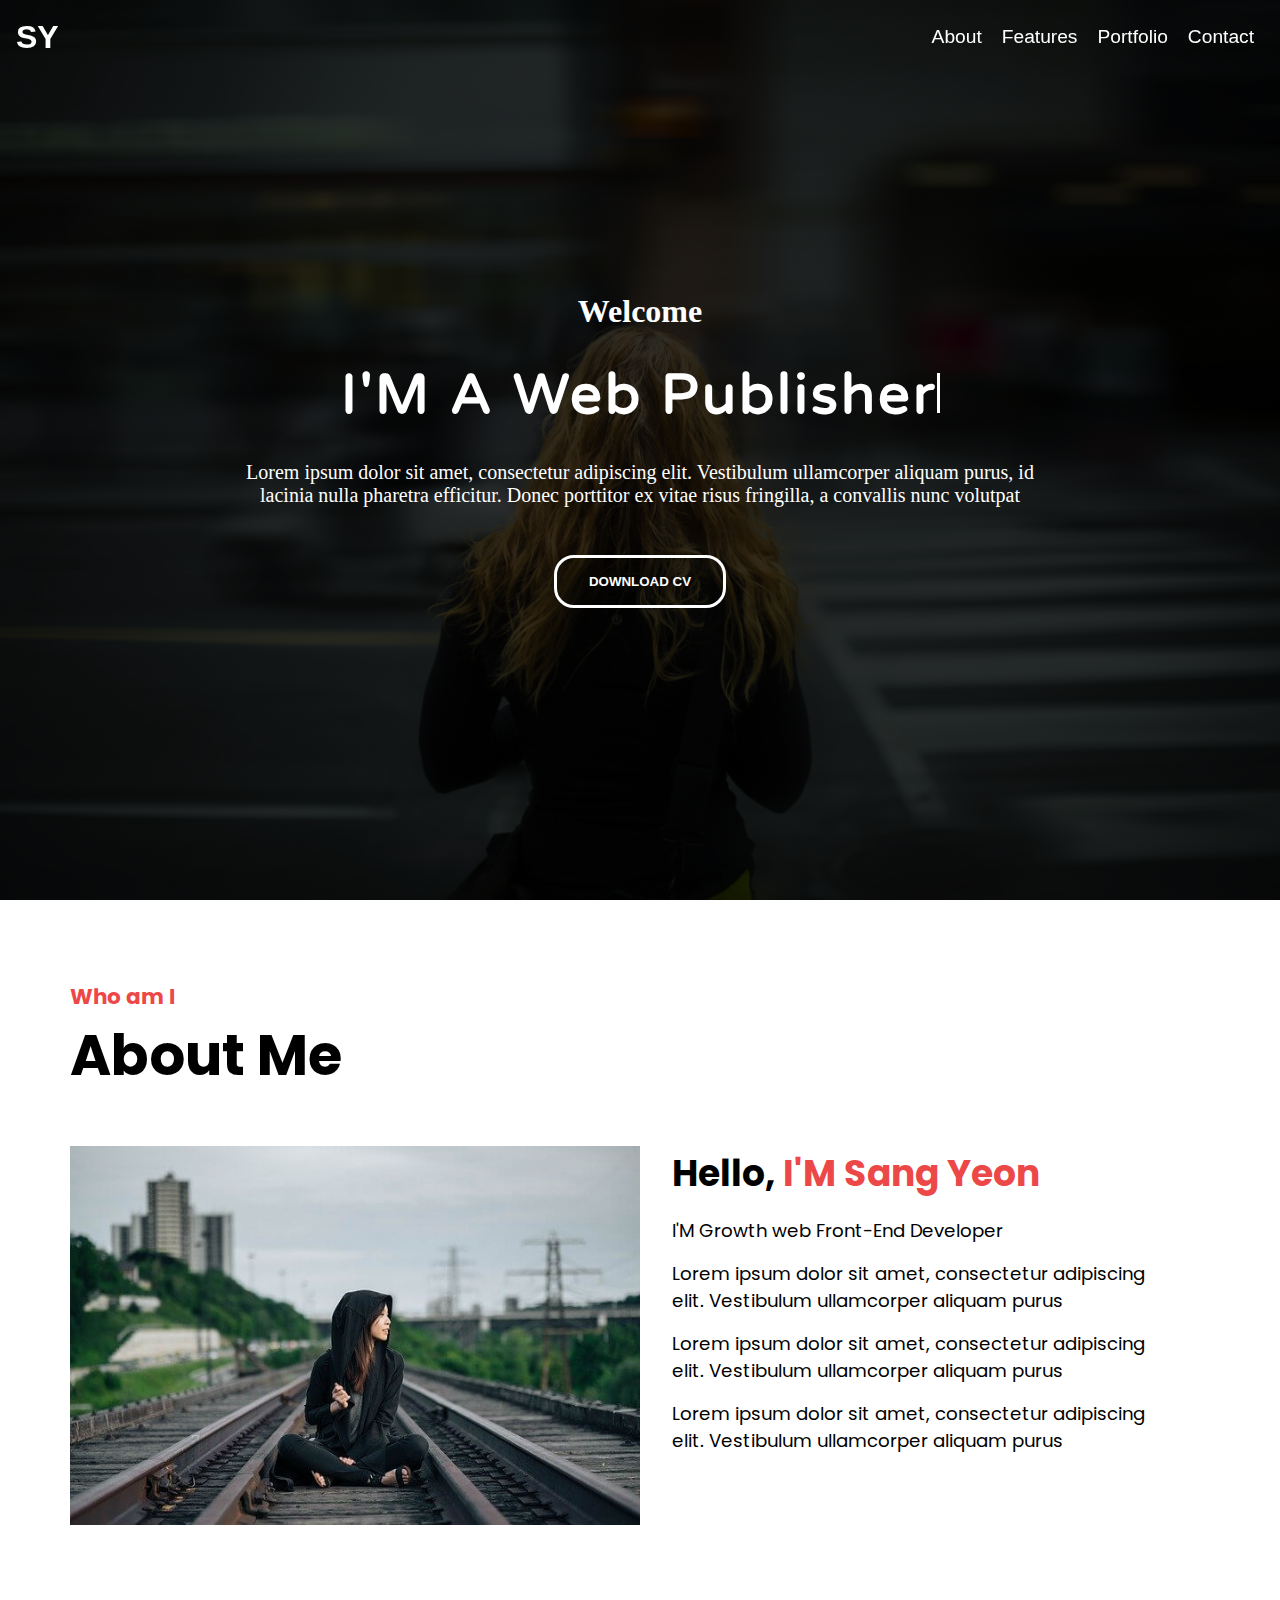
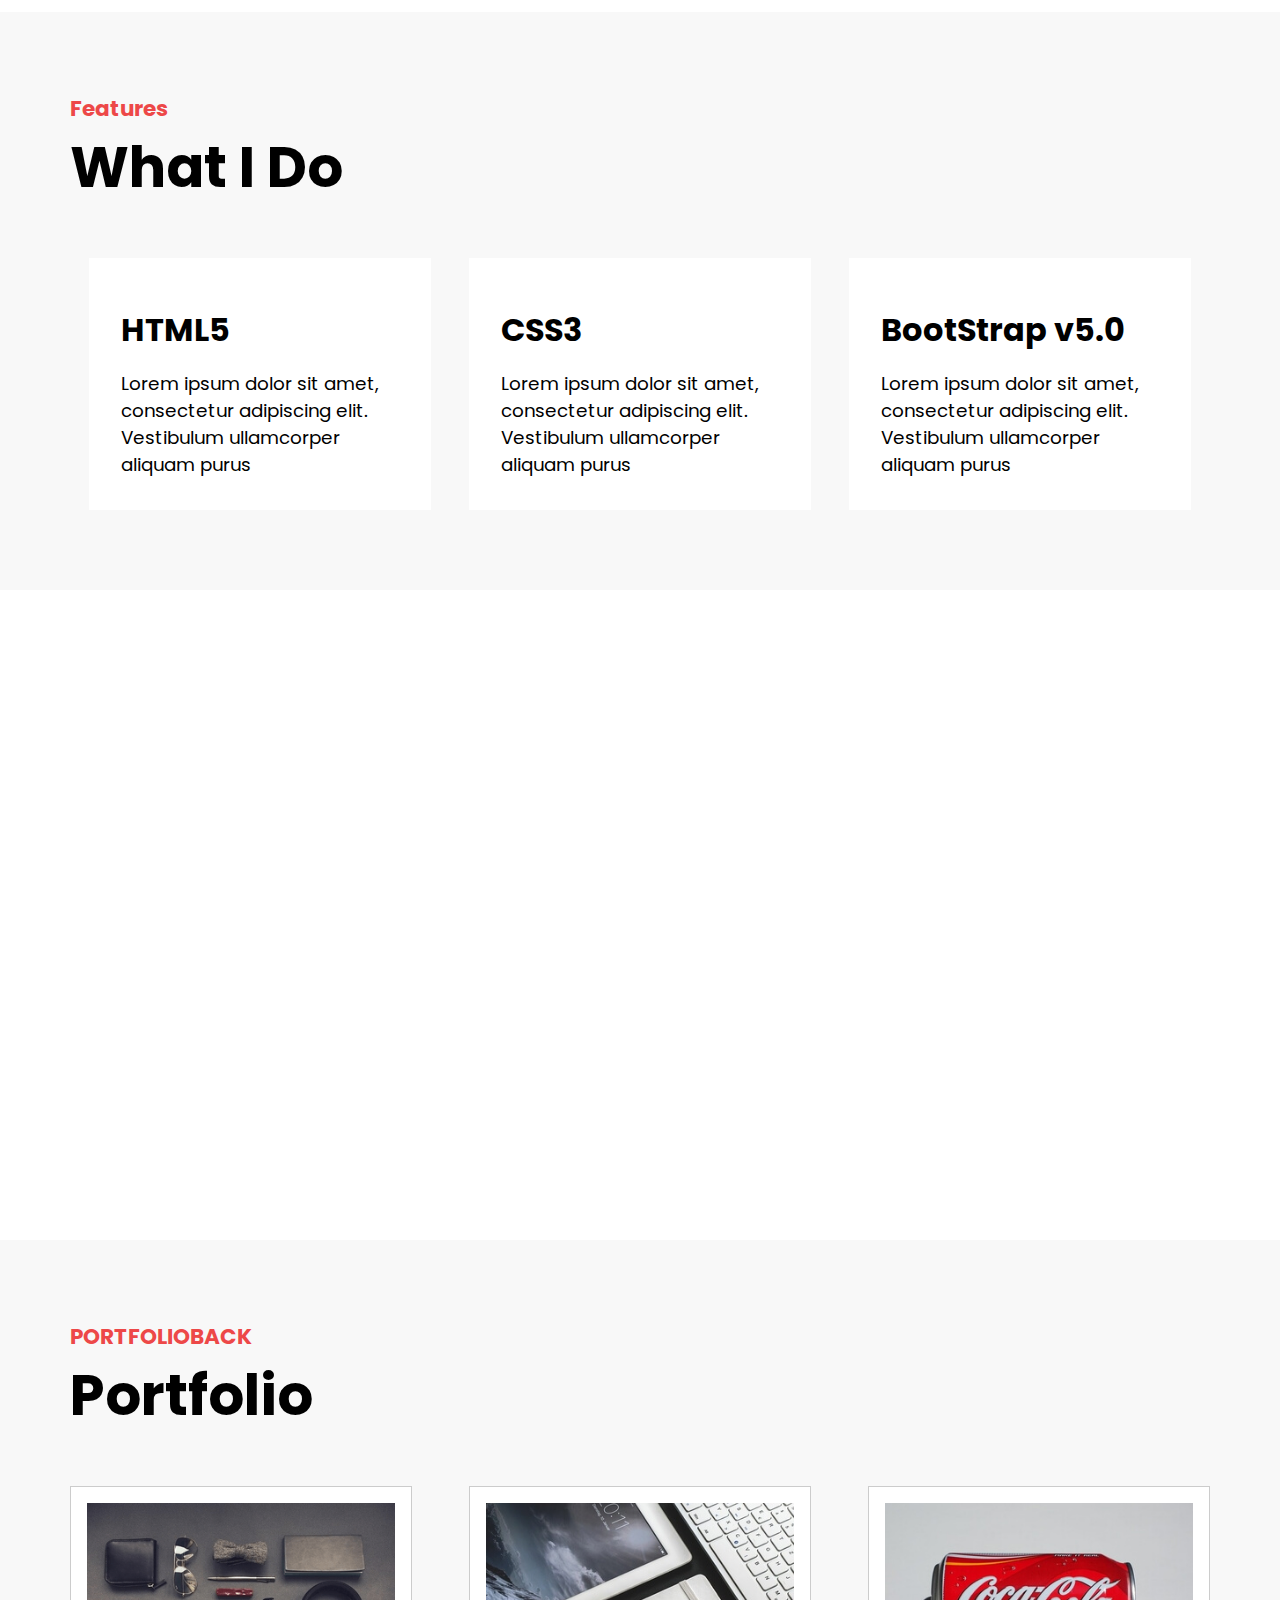
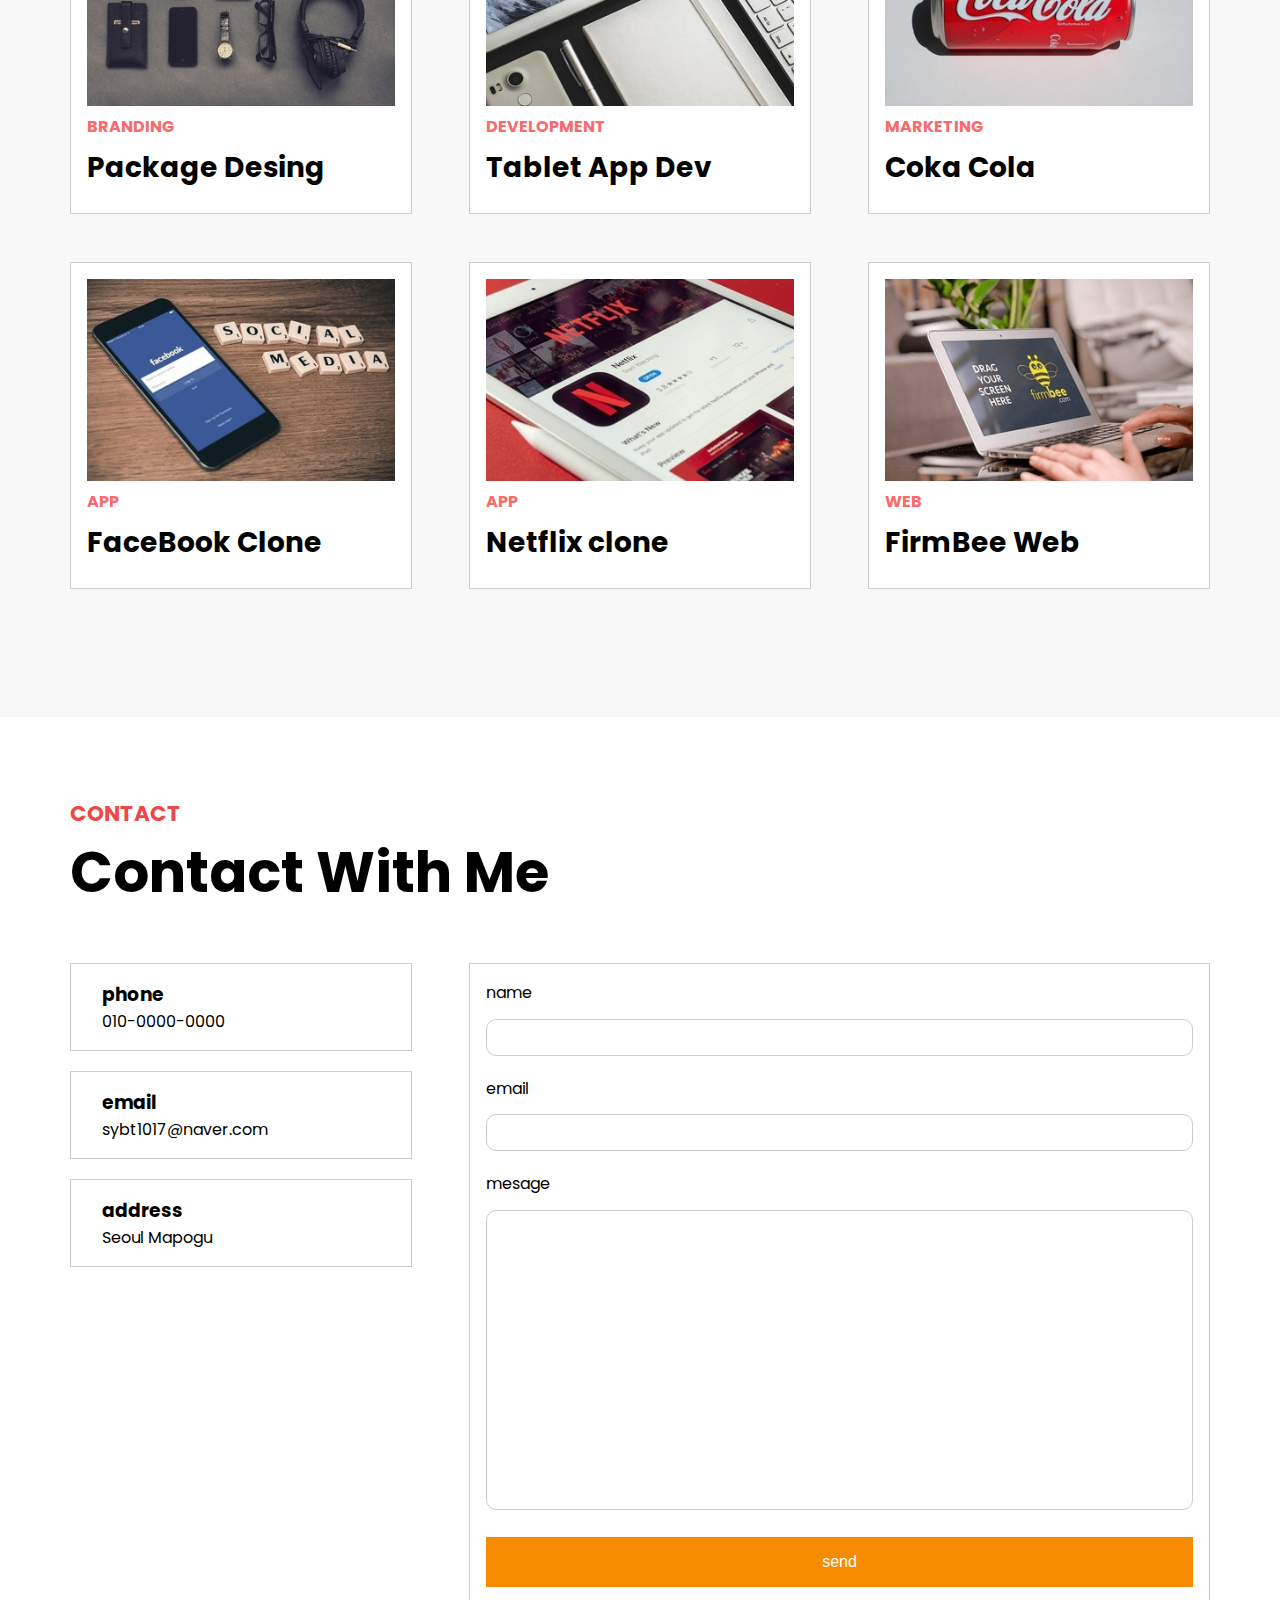
<file: index.html>
<!DOCTYPE html>
<html lang="zxx"> 
  <!-- zxx는 주력 언어서 설정되지 않을때 씀 -->
<head>
  <meta charset="UTF-8">
  <meta name="viewport" content="width=device-width, initial-scale=1.0">
  <meta http-equiv="X-UA-Compatible" content="ie=edge">
  <link rel="stylesheet" href="https://cdnjs.cloudflare.com/ajax/libs/font-awesome/6.4.2/css/all.min.css" integrity="sha512-z3gLpd7yknf1YoNbCzqRKc4qyor8gaKU1qmn+CShxbuBusANI9QpRohGBreCFkKxLhei6S9CQXFEbbKuqLg0DA==" crossorigin="anonymous" referrerpolicy="no-referrer" />
  <title>Document</title>
  <link rel="stylesheet" href="style.css">
</head>

<body>
     <!-- header  -->
     <header>
      <div class="container">
        <h1>
          <button data-animation-scroll="true" data-target="#main">SY</button>
        </h1>
        <nav>
          <ul>
            <li>
              <button data-animation-scroll="true" data-target="#about">About</button>
            </li>
            <li>
              <button data-animation-scroll="true" data-target="#features">Features</button>
            </li>
            <li>
              <button data-animation-scroll="true" data-target="#portfolio">Portfolio</button>
            </li>
            <li>
              <button data-animation-scroll="true" data-target="#contact">Contact</button>
            </li>
          </ul>
        </nav>
      </div>
    </header>
<!-- main -->
<main id="main">
  <div class="container">
    <h4>Welcome</h4>
    <h2>I'M A <span> </span></h2>
    <p>
      Lorem ipsum dolor sit amet, consectetur adipiscing elit. Vestibulum ullamcorper aliquam purus, id lacinia nulla pharetra efficitur. Donec porttitor ex vitae risus fringilla, a convallis nunc volutpat
    </p>
    <button class="download">DOWNLOAD CV</button>
    <button class="mouse"><i class="fa-solid fa-computer-mouse" style="color: #eff2f6;"></i></button>
  </div>
</main>

<!-- about me -->
<section id="about">
  <div class="container">
    <div class="title">
      <h4>Who am I</h4>
      <h2>About Me</h2>
    </div>
    <div class="about-self">
      <div class="left">
        <img src="images/me_alone.jpg" alt="사진">
      </div>
      <div class="right">
        <h3>Hello, <span>I'M Sang Yeon</span></h3>
        <p>
          I'M Growth web Front-End Developer
        </p>
        <p>Lorem ipsum dolor sit amet, consectetur adipiscing elit. Vestibulum ullamcorper aliquam purus</p>
        <p>Lorem ipsum dolor sit amet, consectetur adipiscing elit. Vestibulum ullamcorper aliquam purus</p>
        <p>Lorem ipsum dolor sit amet, consectetur adipiscing elit. Vestibulum ullamcorper aliquam purus</p>
        <div class="social">
          <a href="#">
            <i class="fa-brands fa-square-facebook"></i>
          </a>
          <a href="#">
            <i class="fa-brands fa-instagram"></i>
          </a>
          <a href="#">
          <i class="fa-brands fa-twitch"></i>
          </a>
          <a href="#">
            <i class="fa-brands fa-youtube"></i>
          </a>
        </div>
      </div>
    </div>
  </div>
</section>

<!-- what i do -->
<section id="features">
  <div class="container">
    <div class="title">
      <h4>Features</h4>
      <h2>What I Do</h2>
    </div>
    <div class="do-me">
      <div class="do-inner">
        <div class="icon">
          <i class="fa-brands fa-html5"></i>
        </div>
        <div class="content">
          <h3>HTML5</h3>
          <P>Lorem ipsum dolor sit amet, consectetur adipiscing elit. Vestibulum ullamcorper aliquam purus</P>
        </div>
      </div>
      <div class="do-inner">
        <div class="icon">
          <i class="fa-brands fa-css3-alt"></i>
        </div>
        <div class="content">
          <h3>CSS3</h3>
          <P>Lorem ipsum dolor sit amet, consectetur adipiscing elit. Vestibulum ullamcorper aliquam purus</P>
        </div>
      </div>
      <div class="do-inner">
        <div class="icon">
          <i class="fa-brands fa-bootstrap"></i>
        </div>
        <div class="content">
          <h3>BootStrap v5.0</h3>
          <P>Lorem ipsum dolor sit amet, consectetur adipiscing elit. Vestibulum ullamcorper aliquam purus</P>
        </div>
      </div>
    </div>
  </div>
</section>

<!-- background -->
<div class="bg"></div>

<section id="portfolio">
  <div class="container">
    <div class="title">
      <h4>PORTFOLIOBACK</h4>
      <h2>Portfolio</h2>
    </div>
    <div class="portfolio-me">
      
      <div class="portfolio-inner">
        <img src="images/mock1.png" alt="샘플1">
        <strong>BRANDING</strong>
        <h3>Package Desing</h3>
      </div>
      <div class="portfolio-inner">
        <img src="images/mock2.png" alt="샘플2">
        <strong>DEVELOPMENT</strong>
        <h3>Tablet App Dev</h3>
      </div>
      <div class="portfolio-inner">
        <img src="images/mock3.png" alt="샘플3">
        <strong>MARKETING</strong>
        <h3>Coka Cola</h3>
      </div>
    
  
      <div class="portfolio-inner">
        <img src="images/mock4.png" alt="샘플4">
        <strong>APP</strong>
        <h3>FaceBook Clone</h3>
      </div>
      <div class="portfolio-inner">
        <img src="images/mock5.png" alt="샘플5">
        <strong>APP</strong>
        <h3>Netflix clone</h3>
      </div>
      <div class="portfolio-inner">
        <img src="images/mock6.png" alt="샘플6">
        <strong>WEB</strong>
        <h3>FirmBee Web</h3>
      </div>
    
    </div>
  </div>
</section>

  <!-- contact  -->
  <section id="contact">
    <div class="container">
      <div class="title">
        <h4>CONTACT</h4>
        <h2>Contact With Me</h2>
      </div>
       <div class="contact-me">
        <div class="left">
          <div class="card">
            <div class="icon">
              <i class="fa-solid fa-phone-volume"></i>
            </div>
            <div class="info-text">
              <h3>phone</h3>
              <p>010-0000-0000</p>
            </div>
          </div>
          <div class="card">
            <div class="icon">
              <i class="fa-solid fa-envelope" style="color: #454e5f;"></i>
            </div>
            <div class="info-text">
              <h3>email</h3>
              <p>sybt1017@naver.com</p>
            </div>
          </div>
          <div class="card">
            <div class="icon">
              <i class="fa-solid fa-address-card" style="color: #283957;"></i>
            </div>
            <div class="info-text">
              <h3>address</h3>
              <p>Seoul Mapogu</p>
            </div>
          </div>
        </div>
        <div class="right">
            <form action="#">
              <div class="form-group">
                <label for="name">name</label>
                <input type="text" id="name">
                <!-- 라벨과 입력 요소는 항상 같이사용 -->
              </div>
              <div class="form-group">
                <label for="email">email</label>
                <input type="text" id="email" autocomplete="off">
                <!-- autocomplete 오프 하면 이전의 데이터가 보이지 않음 -->
                <!-- 라벨과 입력 요소는 항상 같이사용 -->
              </div>
              <div class="form-group">
                <label for="msg">mesage</label>
                <textarea id="msg"></textarea>
              </div>
              <button>send</button>
            </form>
        </div>
      </div>
      </div>
    </div>
  </section>

  <script src="script.js"></script>
  <!-- body  태그가 끝나기 전에 항상 스크립트 연결하기 -->
</body>
</html>
</file>
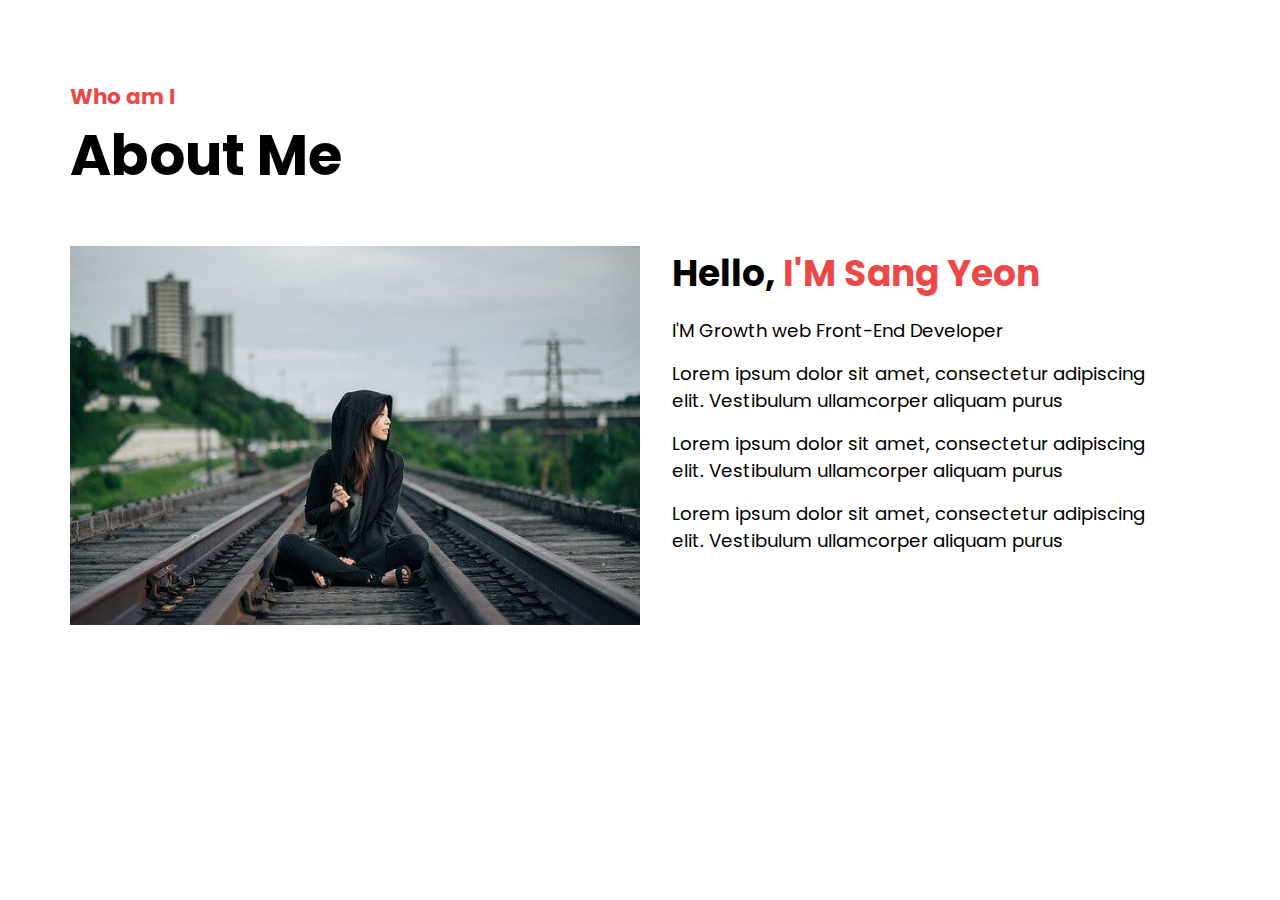
<file: html/aboutme.html>
<!DOCTYPE html>
<html lang="zxx"> 
  <!-- zxx는 주력 언어서 설정되지 않을때 씀 -->
<head>
  <meta charset="UTF-8">
  <meta name="viewport" content="width=device-width, initial-scale=1.0">
  <meta http-equiv="X-UA-Compatible" content="ie=edge">
  <title>About me</title>
  <link rel="stylesheet" href="https://cdnjs.cloudflare.com/ajax/libs/font-awesome/6.4.2/css/all.min.css" integrity="sha512-z3gLpd7yknf1YoNbCzqRKc4qyor8gaKU1qmn+CShxbuBusANI9QpRohGBreCFkKxLhei6S9CQXFEbbKuqLg0DA==" crossorigin="anonymous" referrerpolicy="no-referrer" />
  <link rel="stylesheet" href="../style.css">
  <link rel="stylesheet" href="../css/aboutme.css">
</head>


<body>
<!-- about me -->
<section id="about">
  <div class="container">
    <div class="title">
      <h4>Who am I</h4>
      <h2>About Me</h2>
    </div>
    <div class="about-self">
      <div class="left">
        <img src="../images/me_alone.jpg" alt="사진">
      </div>
      <div class="right">
        <h3>Hello, <span>I'M Sang Yeon</span></h3>
        <p>
          I'M Growth web Front-End Developer
        </p>
        <p>Lorem ipsum dolor sit amet, consectetur adipiscing elit. Vestibulum ullamcorper aliquam purus</p>
        <p>Lorem ipsum dolor sit amet, consectetur adipiscing elit. Vestibulum ullamcorper aliquam purus</p>
        <p>Lorem ipsum dolor sit amet, consectetur adipiscing elit. Vestibulum ullamcorper aliquam purus</p>
        <div class="social">
          <a href="#">
            <i class="fa-brands fa-square-facebook"></i>
          </a>
          <a href="#">
            <i class="fa-brands fa-instagram"></i>
          </a>
          <a href="#">
          <i class="fa-brands fa-twitch"></i>
          </a>
          <a href="#">
            <i class="fa-brands fa-youtube"></i>
          </a>
        </div>
      </div>
    </div>
  </div>
</section>
</body>
</html>
</file>
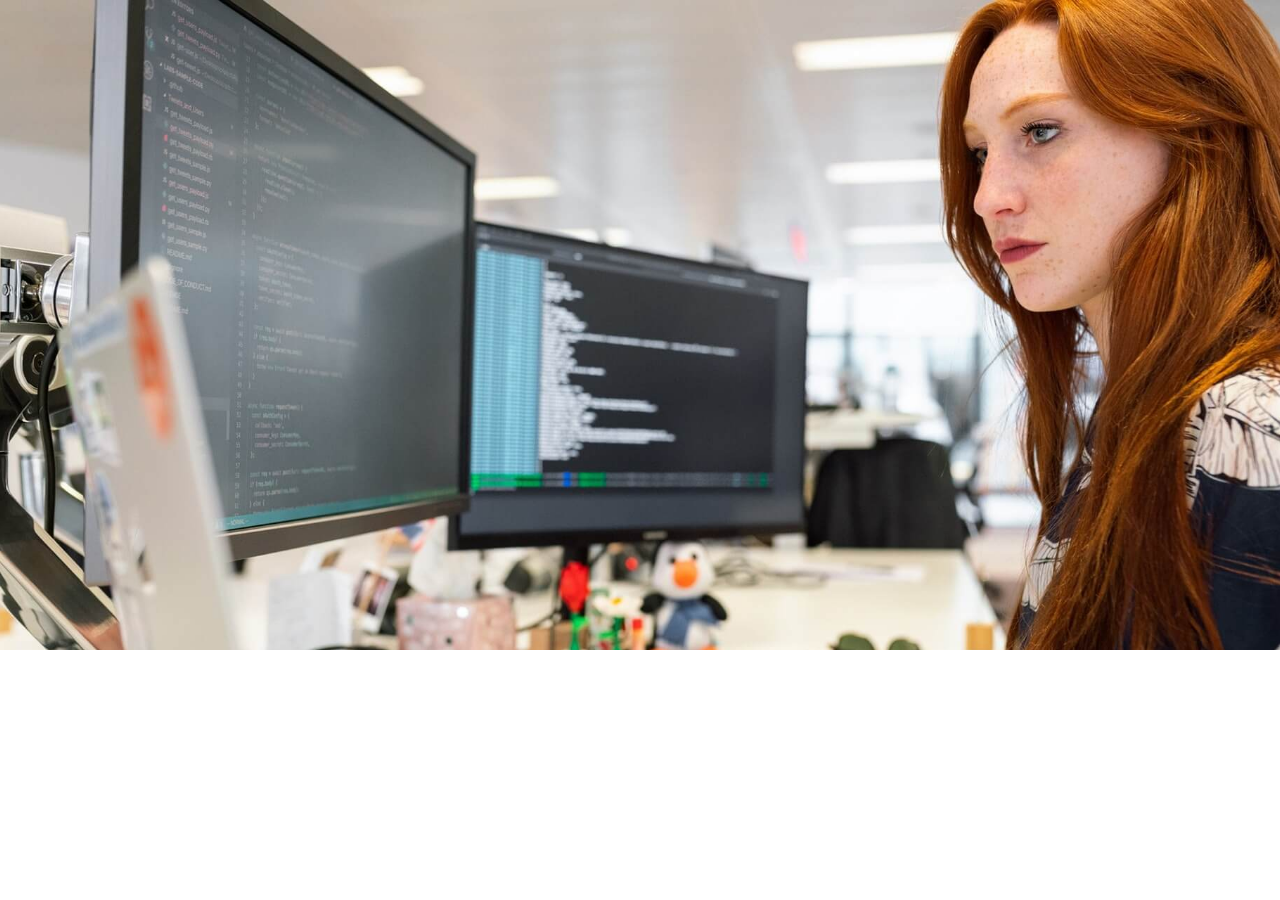
<file: html/back.html>
<!DOCTYPE html>
<html lang="zxx"> 
  <!-- zxx는 주력 언어서 설정되지 않을때 씀 -->
<head>
  <meta charset="UTF-8">
  <meta name="viewport" content="width=device-width, initial-scale=1.0">
  <meta http-equiv="X-UA-Compatible" content="ie=edge">
  <title>background</title>

  <link rel="stylesheet" href="../style.css">
  <link rel="stylesheet" href="../css/back.css">
</head>


<body>
<!-- background -->
  <div class="bg"></div>

</body>
</html>
</file>
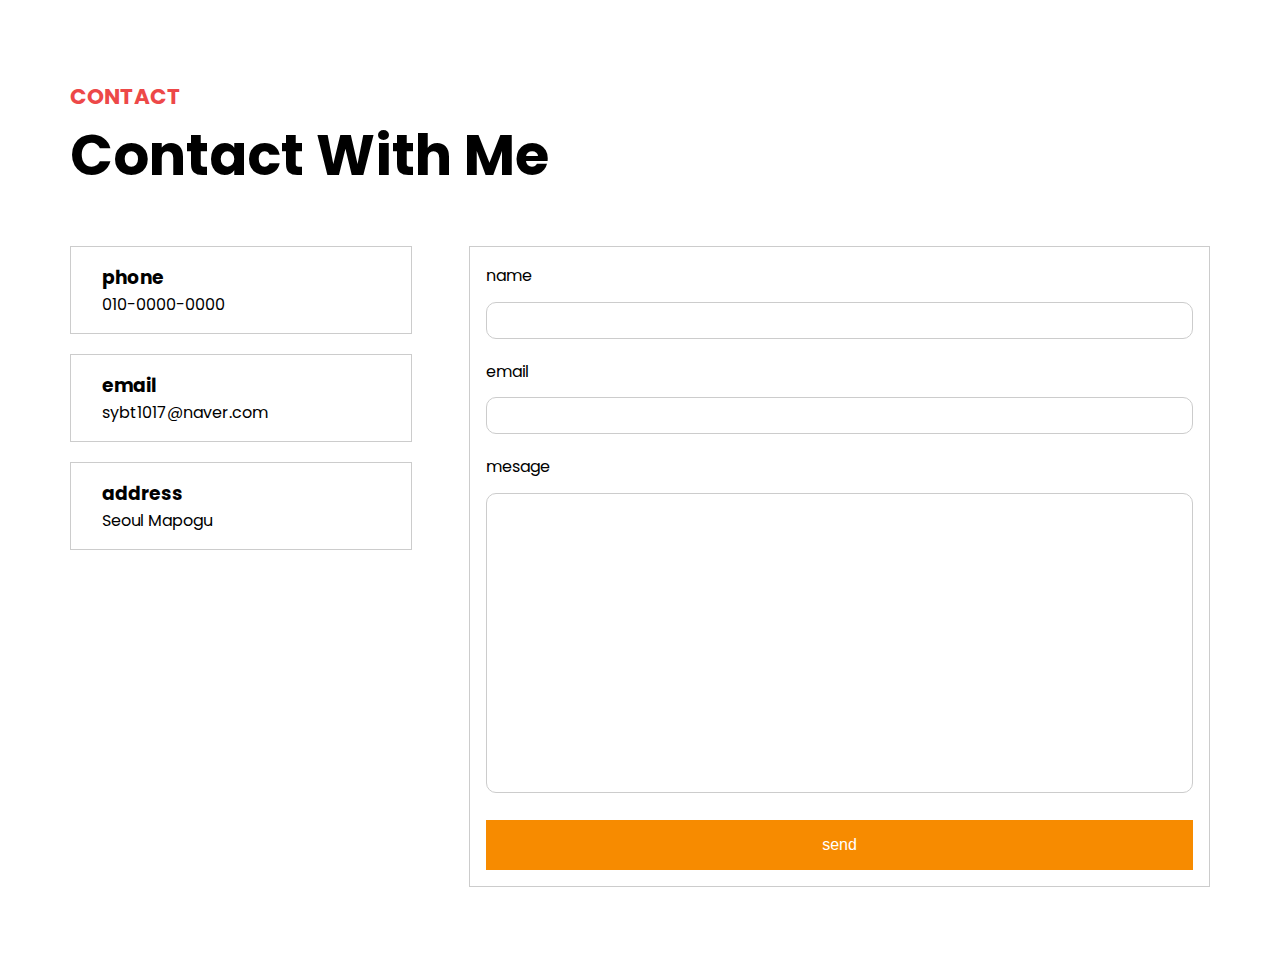
<file: html/contact.html>
<!DOCTYPE html>
<html lang="zxx"> 
  <!-- zxx는 주력 언어서 설정되지 않을때 씀 -->
<head>
  <meta charset="UTF-8">
  <meta name="viewport" content="width=device-width, initial-scale=1.0">
  <meta http-equiv="X-UA-Compatible" content="ie=edge">
  <title>contact with me</title>
  <link rel="stylesheet" href="https://cdnjs.cloudflare.com/ajax/libs/font-awesome/6.4.2/css/all.min.css" integrity="sha512-z3gLpd7yknf1YoNbCzqRKc4qyor8gaKU1qmn+CShxbuBusANI9QpRohGBreCFkKxLhei6S9CQXFEbbKuqLg0DA==" crossorigin="anonymous" referrerpolicy="no-referrer" />
  <link rel="stylesheet" href="../style.css">
  <link rel="stylesheet" href="../css/contact.css">
</head>


<body>
  <!-- contact  -->
  <section id="contact">
    <div class="container">
      <div class="title">
        <h4>CONTACT</h4>
        <h2>Contact With Me</h2>
      </div>
       <div class="contact-me">
        <div class="left">
          <div class="card">
            <div class="icon">
              <i class="fa-solid fa-phone-volume"></i>
            </div>
            <div class="info-text">
              <h3>phone</h3>
              <p>010-0000-0000</p>
            </div>
          </div>
          <div class="card">
            <div class="icon">
              <i class="fa-solid fa-envelope" style="color: #454e5f;"></i>
            </div>
            <div class="info-text">
              <h3>email</h3>
              <p>sybt1017@naver.com</p>
            </div>
          </div>
          <div class="card">
            <div class="icon">
              <i class="fa-solid fa-address-card" style="color: #283957;"></i>
            </div>
            <div class="info-text">
              <h3>address</h3>
              <p>Seoul Mapogu</p>
            </div>
          </div>
        </div>
        <div class="right">
            <form action="#">
              <div class="form-group">
                <label for="name">name</label>
                <input type="text" id="name">
                <!-- 라벨과 입력 요소는 항상 같이사용 -->
              </div>
              <div class="form-group">
                <label for="email">email</label>
                <input type="text" id="email" autocomplete="off">
                <!-- autocomplete 오프 하면 이전의 데이터가 보이지 않음 -->
                <!-- 라벨과 입력 요소는 항상 같이사용 -->
              </div>
              <div class="form-group">
                <label for="msg">mesage</label>
                <textarea id="msg"></textarea>
              </div>
              <button>send</button>
            </form>
        </div>
      </div>
      </div>
    </div>
  </section>
</body>
</html>
</file>
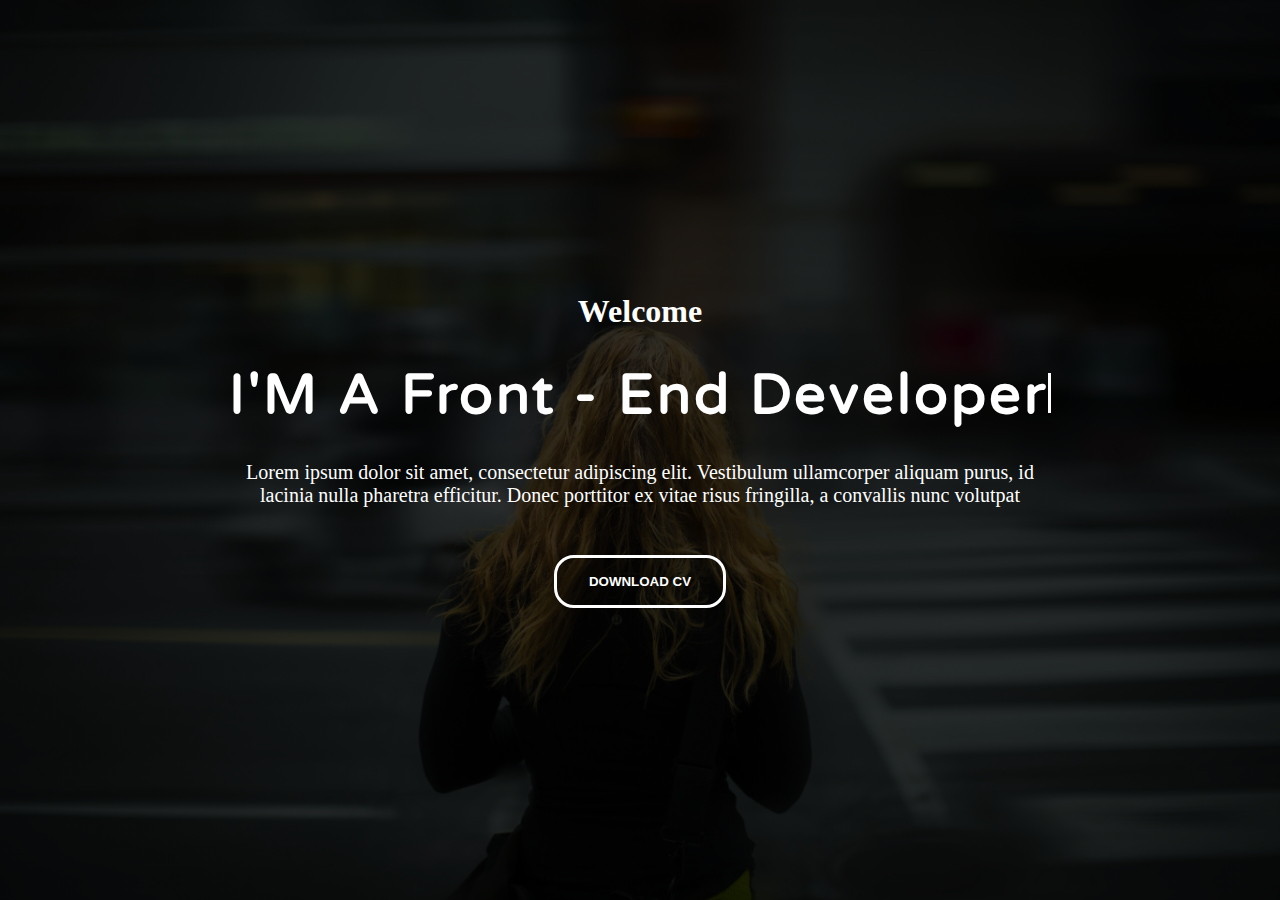
<file: html/main.html>
<!DOCTYPE html>
<html lang="zxx"> 
  <!-- zxx는 주력 언어서 설정되지 않을때 씀 -->
<head>
  <meta charset="UTF-8">
  <meta name="viewport" content="width=device-width, initial-scale=1.0">
  <meta http-equiv="X-UA-Compatible" content="ie=edge">
  <title>main</title>
  <link rel="stylesheet" href="https://cdnjs.cloudflare.com/ajax/libs/font-awesome/6.4.2/css/all.min.css" integrity="sha512-z3gLpd7yknf1YoNbCzqRKc4qyor8gaKU1qmn+CShxbuBusANI9QpRohGBreCFkKxLhei6S9CQXFEbbKuqLg0DA==" crossorigin="anonymous" referrerpolicy="no-referrer" />
  <!-- cdnjs로 더미 주소 사용 -->
  <link rel="stylesheet" href="../style.css">
  <link rel="stylesheet" href="../css/main.css">

</head>

<body>
  <main id="main">
    <div class="container">
      <h4>Welcome</h4>
      <h2>I'M A <span> Front - End Developer</span></h2>
      <p>
        Lorem ipsum dolor sit amet, consectetur adipiscing elit. Vestibulum ullamcorper aliquam purus, id lacinia nulla pharetra efficitur. Donec porttitor ex vitae risus fringilla, a convallis nunc volutpat
      </p>
      <button class="download">DOWNLOAD CV</button>
      <button class="mouse"><i class="fa-solid fa-computer-mouse" style="color: #eff2f6;"></i></button>
    </div>
  </main>
</body>
</html>
</file>
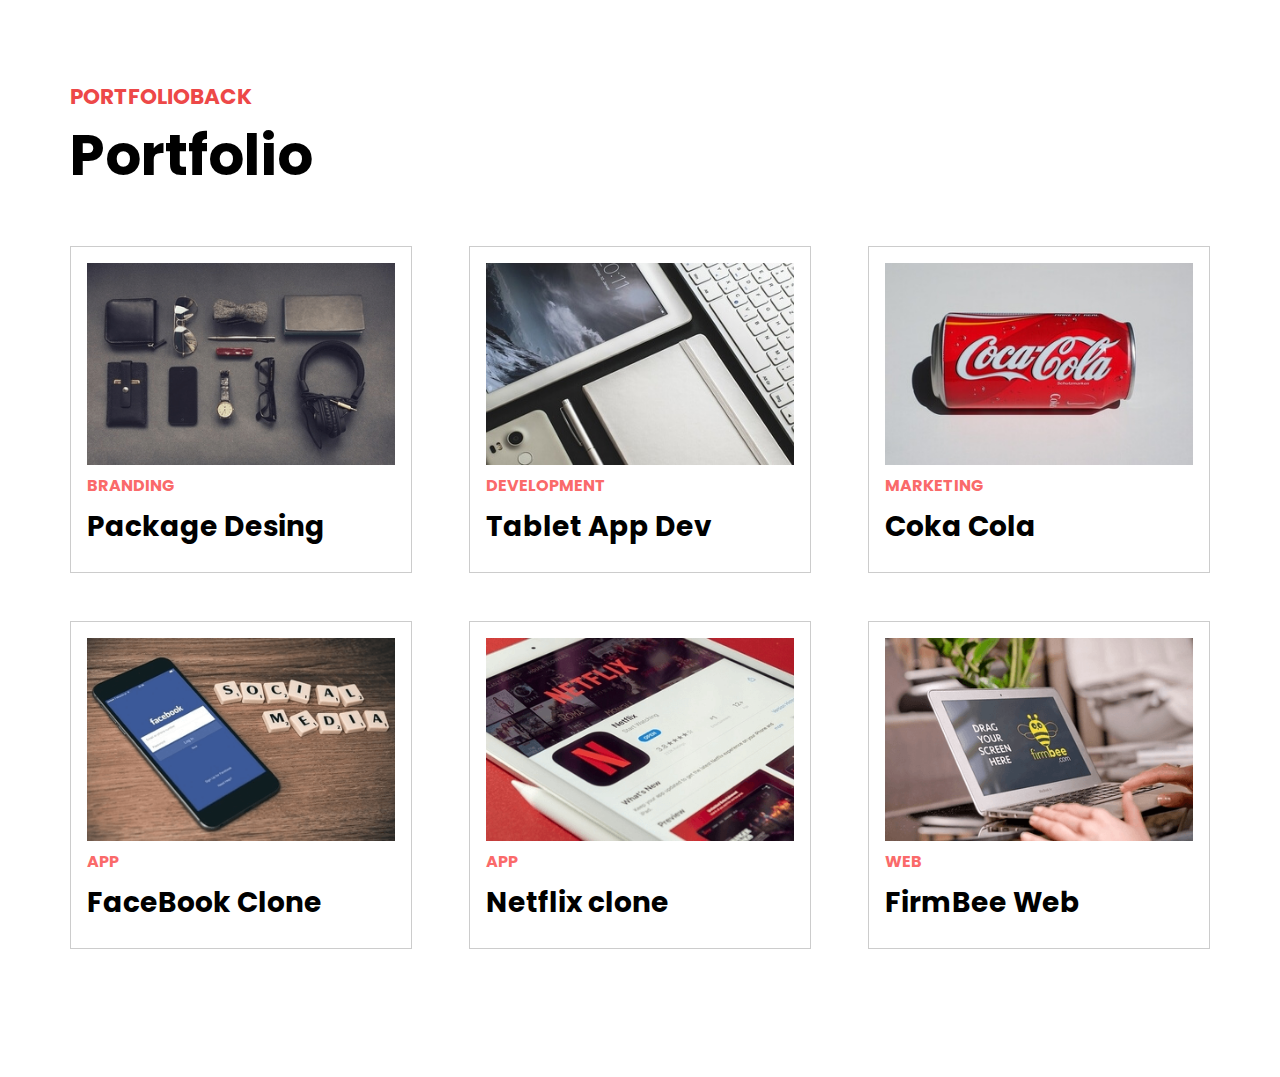
<file: html/portfolio.html>
<!DOCTYPE html>
<html lang="zxx"> 
  <!-- zxx는 주력 언어서 설정되지 않을때 씀 -->
<head>
  <meta charset="UTF-8">
  <meta name="viewport" content="width=device-width, initial-scale=1.0">
  <meta http-equiv="X-UA-Compatible" content="ie=edge">
  <title>Portfolio</title>
  <link rel="stylesheet" href="https://cdnjs.cloudflare.com/ajax/libs/font-awesome/6.4.2/css/all.min.css" integrity="sha512-z3gLpd7yknf1YoNbCzqRKc4qyor8gaKU1qmn+CShxbuBusANI9QpRohGBreCFkKxLhei6S9CQXFEbbKuqLg0DA==" crossorigin="anonymous" referrerpolicy="no-referrer" />
  <link rel="stylesheet" href="../style.css">
  <link rel="stylesheet" href="../css/portfolio.css">
</head>


<body>
  <section id="portfolio">
    <div class="container">
      <div class="title">
        <h4>PORTFOLIOBACK</h4>
        <h2>Portfolio</h2>
      </div>
      <div class="portfolio-me">
        
        <div class="portfolio-inner">
          <img src="../images/mock1.png" alt="샘플1">
          <strong>BRANDING</strong>
          <h3>Package Desing</h3>
        </div>
        <div class="portfolio-inner">
          <img src="../images/mock2.png" alt="샘플2">
          <strong>DEVELOPMENT</strong>
          <h3>Tablet App Dev</h3>
        </div>
        <div class="portfolio-inner">
          <img src="../images/mock3.png" alt="샘플3">
          <strong>MARKETING</strong>
          <h3>Coka Cola</h3>
        </div>
      
    
        <div class="portfolio-inner">
          <img src="../images/mock4.png" alt="샘플4">
          <strong>APP</strong>
          <h3>FaceBook Clone</h3>
        </div>
        <div class="portfolio-inner">
          <img src="../images/mock5.png" alt="샘플5">
          <strong>APP</strong>
          <h3>Netflix clone</h3>
        </div>
        <div class="portfolio-inner">
          <img src="../images/mock6.png" alt="샘플6">
          <strong>WEB</strong>
          <h3>FirmBee Web</h3>
        </div>
      
      </div>
    </div>
  </section>
</body>
</html>
</file>
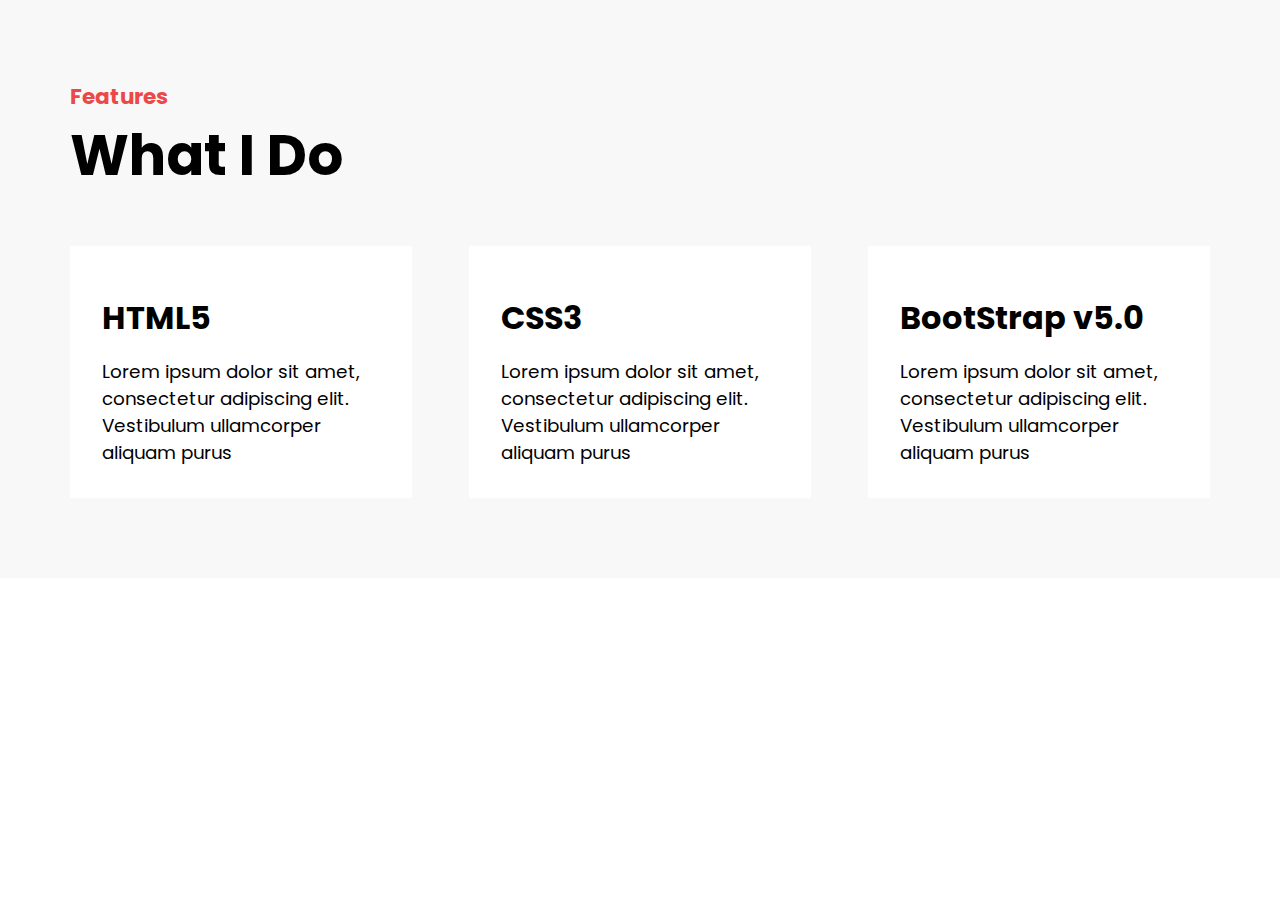
<file: html/whatido.html>
<!DOCTYPE html>
<html lang="zxx"> 
  <!-- zxx는 주력 언어서 설정되지 않을때 씀 -->
<head>
  <meta charset="UTF-8">
  <meta name="viewport" content="width=device-width, initial-scale=1.0">
  <meta http-equiv="X-UA-Compatible" content="ie=edge">
  <title>What I do</title>
  <link rel="stylesheet" href="https://cdnjs.cloudflare.com/ajax/libs/font-awesome/6.4.2/css/all.min.css" integrity="sha512-z3gLpd7yknf1YoNbCzqRKc4qyor8gaKU1qmn+CShxbuBusANI9QpRohGBreCFkKxLhei6S9CQXFEbbKuqLg0DA==" crossorigin="anonymous" referrerpolicy="no-referrer" />
  <link rel="stylesheet" href="../style.css">
  <link rel="stylesheet" href="../css/whatido.css">
</head>


<body>
<!-- what i do -->
<section id="features">
  <div class="container">
    <div class="title">
      <h4>Features</h4>
      <h2>What I Do</h2>
    </div>
    <div class="do-me">
      <div class="do-inner">
        <div class="icon">
          <i class="fa-brands fa-html5"></i>
        </div>
        <div class="content">
          <h3>HTML5</h3>
          <P>Lorem ipsum dolor sit amet, consectetur adipiscing elit. Vestibulum ullamcorper aliquam purus</P>
        </div>
      </div>
      <div class="do-inner">
        <div class="icon">
          <i class="fa-brands fa-css3-alt"></i>
        </div>
        <div class="content">
          <h3>CSS3</h3>
          <P>Lorem ipsum dolor sit amet, consectetur adipiscing elit. Vestibulum ullamcorper aliquam purus</P>
        </div>
      </div>
      <div class="do-inner">
        <div class="icon">
          <i class="fa-brands fa-bootstrap"></i>
        </div>
        <div class="content">
          <h3>BootStrap v5.0</h3>
          <P>Lorem ipsum dolor sit amet, consectetur adipiscing elit. Vestibulum ullamcorper aliquam purus</P>
        </div>
      </div>
    </div>
  </div>
</section>
</body>
</html>
</file>
<file: style.css>
@import url('https://fonts.googleapis.com/css2?family=Poppins:wght@400;700&family=Varela+Round&display=swap');

*{
  margin: 0;
  padding: 0;
  box-sizing: border-box;
}

a, a:link , a:visited{
  text-decoration: none;
  color:inherit; /*부모 요소의 색상을 상속*/
  
}

li{
  list-style: none;
}

@media screen and (min-width: 1141px){
  .container{
    width: 1140px;
    margin: 0 auto;
  }
}


@media screen and (max-width: 1140px){
  section .container .title{
    margin: 4%;
  }

  main .container{
    width: :992px;
    
  }

  section .container{
    width: :600px;
    
  }

  section .container .about-self{
    margin: 4%;
  }

  section .container .about-self .left{
    width: 100%;
    margin-bottom: 1.5rem;
    
  }
  section .container .about-self .right{
    width: 100%;
    padding: 0;
    
  }
 

  section .container .do-me .do-inner{
    width: 100%;
    margin-bottom:1.5rem ;
    margin-right: 0;
   
  }

  section .container .do-me .do-inner:nth-child(1n){
    margin: 4%;
  }

  section .container .portfolio-me{
    margin: 0 4%;
  }

  section .container .portfolio-me .portfolio-inner{
    width: 48%;
    margin-right: 0;
    margin-bottom: 1.5rem;
  
  }
  section .container .portfolio-me .portfolio-inner:nth-child(2n){
    margin-left: 0;
}

  section .container .contact-me{
    margin: 4%;
  }

  section .container .contact-me .left{
    width: 100%;
  }

  section .container .contact-me .right{
    width: 100%;
    margin-left: 0;
  }

}
@media screen and (max-width: 992px){
  main .container{
    width: :768px;
   
  }
  html{
    font-size: 14px;
  }

  section .container .portfolio-me .portfolio-inner{
    width: 100%;
  }
}
@media screen and (max-width: 768px){
  main .container{
    width: :576px;
  
  }
  section .container{
    width: :400px;
   
  }
  html{
    font-size: 13px;
  }

  section .container .do-me .do-inner{
    width: 100%;
    margin-right: 0;
  }

}
@media screen and (max-width: 576px){
  main .container{
    width: :400px;
  
  }
  section .container{
    width: :360px;
  
  }
  html{
    font-size: 12px;
  }
}
@media screen and (max-width: 400px){
  main .container{
    width: :320px;
    
  }
  section .container{
    width: :320px;
    
  }
  html{
    font-size: 11px;
  }

  main .container h4{
    font-size: 1.5rem;
  }

  main .container h2{
    font-size: 1.5rem;
  }

  section .container .title h2{
    font-size: 3rem;
  }
}


/* header */
header{
  position: fixed;
  top: 0;
  width: 100%;
  padding: 1rem;
  z-index: 1;
}
header .container{
  display: flex;
  justify-content: space-between;
  /* 가로 기준 justify content */
  align-items: center;
  width: 100%;
}

header button{
  background-color: transparent;
  border: 0;
  cursor: pointer;
  color: #fff;
}
header h1 button{
  font-size: 2rem;
  font-weight: bold;
}
header nav ul{
  display: flex;
}

header nav ul li{
  padding:10px;
}

header nav ul button{
  font-size: 1.2rem;
}

header.active{
  background-color: #000;
  animation: fadeIn 0.5s ease-in-out;
}
@keyframes fadeIn {
  0%{
    opacity: 0;
  }
  100%{
    opacity: 1;
  }
}

/* main */
main{
  width: 100%;
  height: 100vh;
  color: white;
  background: linear-gradient(rgba(0,0,0,0.8) , rgba(0,0,0,0.8)), url('images/me.jpg') center center ;
  /* linear gradient란 두 개 이상의 색이 직선을 따라 점진적으로 변화하는 이미지 */
  background-size: cover;
  display: flex;
  justify-content: center;
  align-items: center;
  text-align: center;
}

main h4{
  font-size: 2rem;
}
main h2{
  font-family: 'Varela Round', sans-serif;
  font-size: 3.5rem;
  margin: 2rem 0;
  letter-spacing: 3px;
 
}
main p {
  max-width: 800px;
  margin: 0 auto;
  font-size: 1.25rem;
}
main button.download{
  background-color: transparent;
  border: 3px solid white;
  border-radius: 20px;
  padding: 1rem 2rem;
  margin-top: 3rem;
  color: white;
  font-weight: bold;
  cursor: pointer;
}

main button.mouse{
  background-color: transparent;
  border: none;
  font-size: 2rem;
  position: absolute;
  bottom: 1rem;
  left: 50%;
  transform: translateX(-50%);
  animation: upDown 1s ease-in-out infinite;
  /* up다운이라는 키프레일을 1초 동안 ease in out 방식으로 무한히 반복해라 */
}
main h2 span::after{
  content: "";
  height: 40px;
  width: 3px;
  background-color: white;
  display: inline-block;
  animation: blink .7s ease-in-out infinite;
}
@keyframes blink{
  0%{
    opacity: 1;
  }
  100%{
    opacity: 0;
  }
}

@keyframes upDown{
  0%{
    bottom: 1rem;
  }
  50%{
    bottom: 1.5rem;
  }
  100%{
    bottom: 1rem;
  }
}




section{
  font-family: 'Poppins', sans-serif;
  padding: 5rem 0 ;
}

section:nth-child(2n){
  background-color: #f8f8f8;
}



section .title{
  margin-bottom: 3rem;
}

section .title h4{
  font-size: 1.35rem;
  color: #ed4848;
  position: relative;
}

section .title h2{
  font-size: 3.5rem;
}

section .title p{
  font-size: 1.15rem;
}

/* 어바웃 미 */
section .about-self::after{
  content: '';
  clear: both;
  display: block;
}

section .about-self{
  padding: 0;
}
section .about-self .right p{
  font-size: 1.14rem;
  margin: 1rem 0;
}

section .about-self .left{
  float: left;
  width: 50%;
  /* 위치속성 float */
 
}
section .about-self .left img{
  width: 100%;
}

section .about-self .right{
  float: left;
  width: 50%;
  padding: 0 2rem;
}

section .about-self .right h3{
  font-size: 2.25rem;
  margin-bottom: 1rem;

}

section .about-self .right h3 span{
  color: #ed4848;
}

section .about-self .right .social a{
  font-size: 2.5rem;
  margin-right: 0.2rem;
}

/* d왓 아이 두 */
/* 부모영역이 자식영역을 온전히 인식하지 못할때 float요소 같은 이유로
이럴때는 float의 영향력을 초기화 해줘야함 */

section .do-me{
  display: flex;
  justify-content: space-around;
  flex-wrap: wrap;
}

section .do-me .do-inner{
  width: 30%;
  background-color: #fff;
  padding: 2rem;
  cursor: pointer;
}

section .do-me .do-inner:last-child{
  margin-right: 0;
}

section .do-me .do-inner .icon i{
  font-size: 2.5rem;
  color: #ff6a6a;
}
section .do-me .do-inner .content h3{
  font-size: 2rem;
  margin: 1rem 0;
}

section .do-me .do-inner .content p{
  font-size: 1.15rem;
}

section .do-me .do-inner:hover{
  background-color: lightcoral;
  color: white;
}

section .do-me .do-inner:hover .icon i{
  color: white;
}
/* back */
.bg{
  background: url('images/background.jpg') center center ;
  background-size: cover;
  background-attachment: fixed;
  height: 650px;
}


section .portfolio-me{
  display: flex;

  flex-wrap: wrap;
}

/* portfolio */
section .portfolio-me .portfolio-inner{
  width: 30%;
  margin-right: 5%;
  background-color: #fff;
  border: 1px solid #ccc;
  margin-bottom: 3rem;
  padding:  1rem 1rem 1.5rem 1rem;
}

section .portfolio-me .portfolio-inner:nth-child(3n){
  margin-right: 0;
}

section .portfolio-me .portfolio-inner img{
  width: 100%;
  display: block;
}

section .portfolio-me .portfolio-inner strong{
  color: #fa6a6a;
  margin: 0.5rem 0;
  display: block;
}

section .portfolio-me .portfolio-inner h3{
  font-size: 1.75rem;
}

/* contact */
section .contact-me{
  display: flex;
  flex-wrap: wrap;
}

section .contact-me .left{
  width: 30%;
}

section .contact-me .left .card{
  border: 1px solid #ccc;
  padding: 1rem;
  display: flex;
  align-items: center;
  margin-bottom: 1.25rem;
}
section .contact-me .left .card .icon i{
  font-size: 2rem;
  margin-right: 15px;
}

section .contact-me .right{
  width: 65%;
  margin-left: 5%;
  border: 1px solid #ccc;
  padding: 1rem;
}

section .contact-me .right .form-group{
  margin-bottom: 1.25rem;
}

section .contact-me .right .form-group label{
  display: block;
  margin-bottom: 0.85rem;
}

section .contact-me .right .form-group input{
  width: 100%;
  padding: 0.625rem;
  outline: none;
  border: 1px solid #ccc;
  border-radius: 10px;
}

section .contact-me .right .form-group input:focus{
  border: 1px solid #719ece;
  box-shadow: 0 0 10px #719ece ;
}
/* focus를 쓰면 클릭상태의 코딩을 조절 할 수 있음 */

section .contact-me .right .form-group textarea:focus{
  border: 1px solid #719ece;
  box-shadow: 0 0 10px #719ece ;
}
section .contact-me .right .form-group textarea{
  width: 100%;
  height: 300px;
  outline: none;
  resize: none;
  border: 1px solid #ccc;
  border-radius: 10px;
}
section .contact-me .right button{
  width: 100%;
  padding: 1rem;
  background-color: #f78b00;
  border: none;
  color: white;
  font-size: medium;
}
</file>
<file: css/aboutme.css>
section{
  font-family: 'Poppins', sans-serif;
  padding: 5rem 0 ;
}

section:nth-child(2n){
  background-color: #f8f8f8;
}

section .about-self::after{
  content: '';
  clear: both;
  display: block;
}

section .title{
  margin-bottom: 3rem;
}

section .title h4{
  font-size: 1.35rem;
  color: #ed4848;
  position: relative;
}

section .title h2{
  font-size: 3.5rem;
}

section .about-self{
  padding: 0;
}
section .about-self .right p{
  font-size: 1.14rem;
  margin: 1rem 0;
}

section .about-self .left{
  float: left;
  width: 50%;
  /* 위치속성 float */
 
}
section .about-self .left img{
  width: 100%;
}

section .about-self .right{
  float: left;
  width: 50%;
  padding: 0 2rem;
}

section .about-self .right h3{
  font-size: 2.25rem;
  margin-bottom: 1rem;

}

section .about-self .right h3 span{
  color: #ed4848;
}

section .about-self .right .social a{
  font-size: 2.5rem;
  margin-right: 0.2rem;
}
</file>
<file: css/back.css>
.bg{
  background: url('../images/background.jpg') center center ;
  background-size: cover;
  background-attachment: fixed;
  height: 650px;
}
</file>
<file: css/contact.css>
section .contact-me{
  display: flex;
}

section .contact-me .left{
  width: 30%;
}

section .contact-me .left .card{
  border: 1px solid #ccc;
  padding: 1rem;
  display: flex;
  align-items: center;
  margin-bottom: 1.25rem;
}
section .contact-me .left .card .icon i{
  font-size: 2rem;
  margin-right: 15px;
}

section .contact-me .right{
  width: 65%;
  margin-left: 5%;
  border: 1px solid #ccc;
  padding: 1rem;
}

section .contact-me .right .form-group{
  margin-bottom: 1.25rem;
}

section .contact-me .right .form-group label{
  display: block;
  margin-bottom: 0.85rem;
}

section .contact-me .right .form-group input{
  width: 100%;
  padding: 0.625rem;
  outline: none;
  border: 1px solid #ccc;
  border-radius: 10px;
}

section .contact-me .right .form-group input:focus{
  border: 1px solid #719ece;
  box-shadow: 0 0 10px #719ece ;
}
/* focus를 쓰면 클릭상태의 코딩을 조절 할 수 있음 */

section .contact-me .right .form-group textarea:focus{
  border: 1px solid #719ece;
  box-shadow: 0 0 10px #719ece ;
}
section .contact-me .right .form-group textarea{
  width: 100%;
  height: 300px;
  outline: none;
  resize: none;
  border: 1px solid #ccc;
  border-radius: 10px;
}
section .contact-me .right button{
  width: 100%;
  padding: 1rem;
  background-color: #f78b00;
  border: none;
  color: white;
  font-size: medium;
}
</file>
<file: css/main.css>
main{
  width: 100%;
  height: 100vh;
  color: white;
  background:linear-gradient(rgba(0,0,0,0.8) , rgba(0,0,0,0.8)), url('../images/me.jpg') center center ;
  /* linear gradient란 두 개 이상의 색이 직선을 따라 점진적으로 변화하는 이미지 */
  background-size: cover;
  display: flex;
  justify-content: center;
  align-items: center;
  text-align: center;
}

main h4{
  font-size: 2rem;
}
main h2{
  font-family: 'Varela Round', sans-serif;
  font-size: 3.5rem;
  margin: 2rem 0;
  letter-spacing: 3px;
 
}
main p {
  max-width: 800px;
  margin: 0 auto;
  font-size: 1.25rem;
}
main button.download{
  background-color: transparent;
  border: 3px solid white;
  border-radius: 20px;
  padding: 1rem 2rem;
  margin-top: 3rem;
  color: white;
  font-weight: bold;
  cursor: pointer;
}

main button.mouse{
  background-color: transparent;
  border: none;
  font-size: 2rem;
  position: absolute;
  bottom: 1rem;
  left: 50%;
  transform: translateX(-50%);
  animation: upDown 1s ease-in-out infinite;
  /* up다운이라는 키프레일을 1초 동안 ease in out 방식으로 무한히 반복해라 */
}
main h2 span::after{
  content: "";
  height: 40px;
  width: 3px;
  background-color: white;
  display: inline-block;
  animation: blink .7s ease-in-out infinite;
}
@keyframes blink{
  0%{
    opacity: 1;
  }
  100%{
    opacity: 0;
  }
}

@keyframes upDown{
  0%{
    bottom: 1rem;
  }
  50%{
    bottom: 1.5rem;
  }
  100%{
    bottom: 1rem;
  }
}
</file>
<file: css/portfolio.css>
section .portfolio-me{
  display: flex;

  flex-wrap: wrap;
}


section .portfolio-me .portfolio-inner{
  width: 30%;
  margin-right: 5%;
  background-color: #fff;
  border: 1px solid #ccc;
  margin-bottom: 3rem;
  padding:  1rem 1rem 1.5rem 1rem;
}

section .portfolio-me .portfolio-inner:nth-child(3n){
  margin-right: 0;
}

section .portfolio-me .portfolio-inner img{
  width: 100%;
  display: block;
}

section .portfolio-me .portfolio-inner strong{
  color: #fa6a6a;
  margin: 0.5rem 0;
  display: block;
}

section .portfolio-me .portfolio-inner h3{
  font-size: 1.75rem;
}
</file>
<file: css/whatido.css>
section{
  background-color: #f8f8f8;
}
/* 부모영역이 자식영역을 온전히 인식하지 못할때 float요소 같은 이유로
이럴때는 float의 영향력을 초기화 해줘야함 */

section .do-me{
  display: flex;
  justify-content: space-between;
}

section .do-me .do-inner{
  width: 30%;
  background-color: #fff;
  padding: 2rem;
  cursor: pointer;
}

section .do-me .do-inner:last-child{
  margin-right: 0;
}

section .do-me .do-inner .icon i{
  font-size: 2.5rem;
  color: #ff6a6a;
}
section .do-me .do-inner .content h3{
  font-size: 2rem;
  margin: 1rem 0;
}

section .do-me .do-inner .content p{
  font-size: 1.15rem;
}

section .do-me .do-inner:hover{
  background-color: lightcoral;
  color: white;
}

section .do-me .do-inner:hover .icon i{
  color: white;
}
</file>
